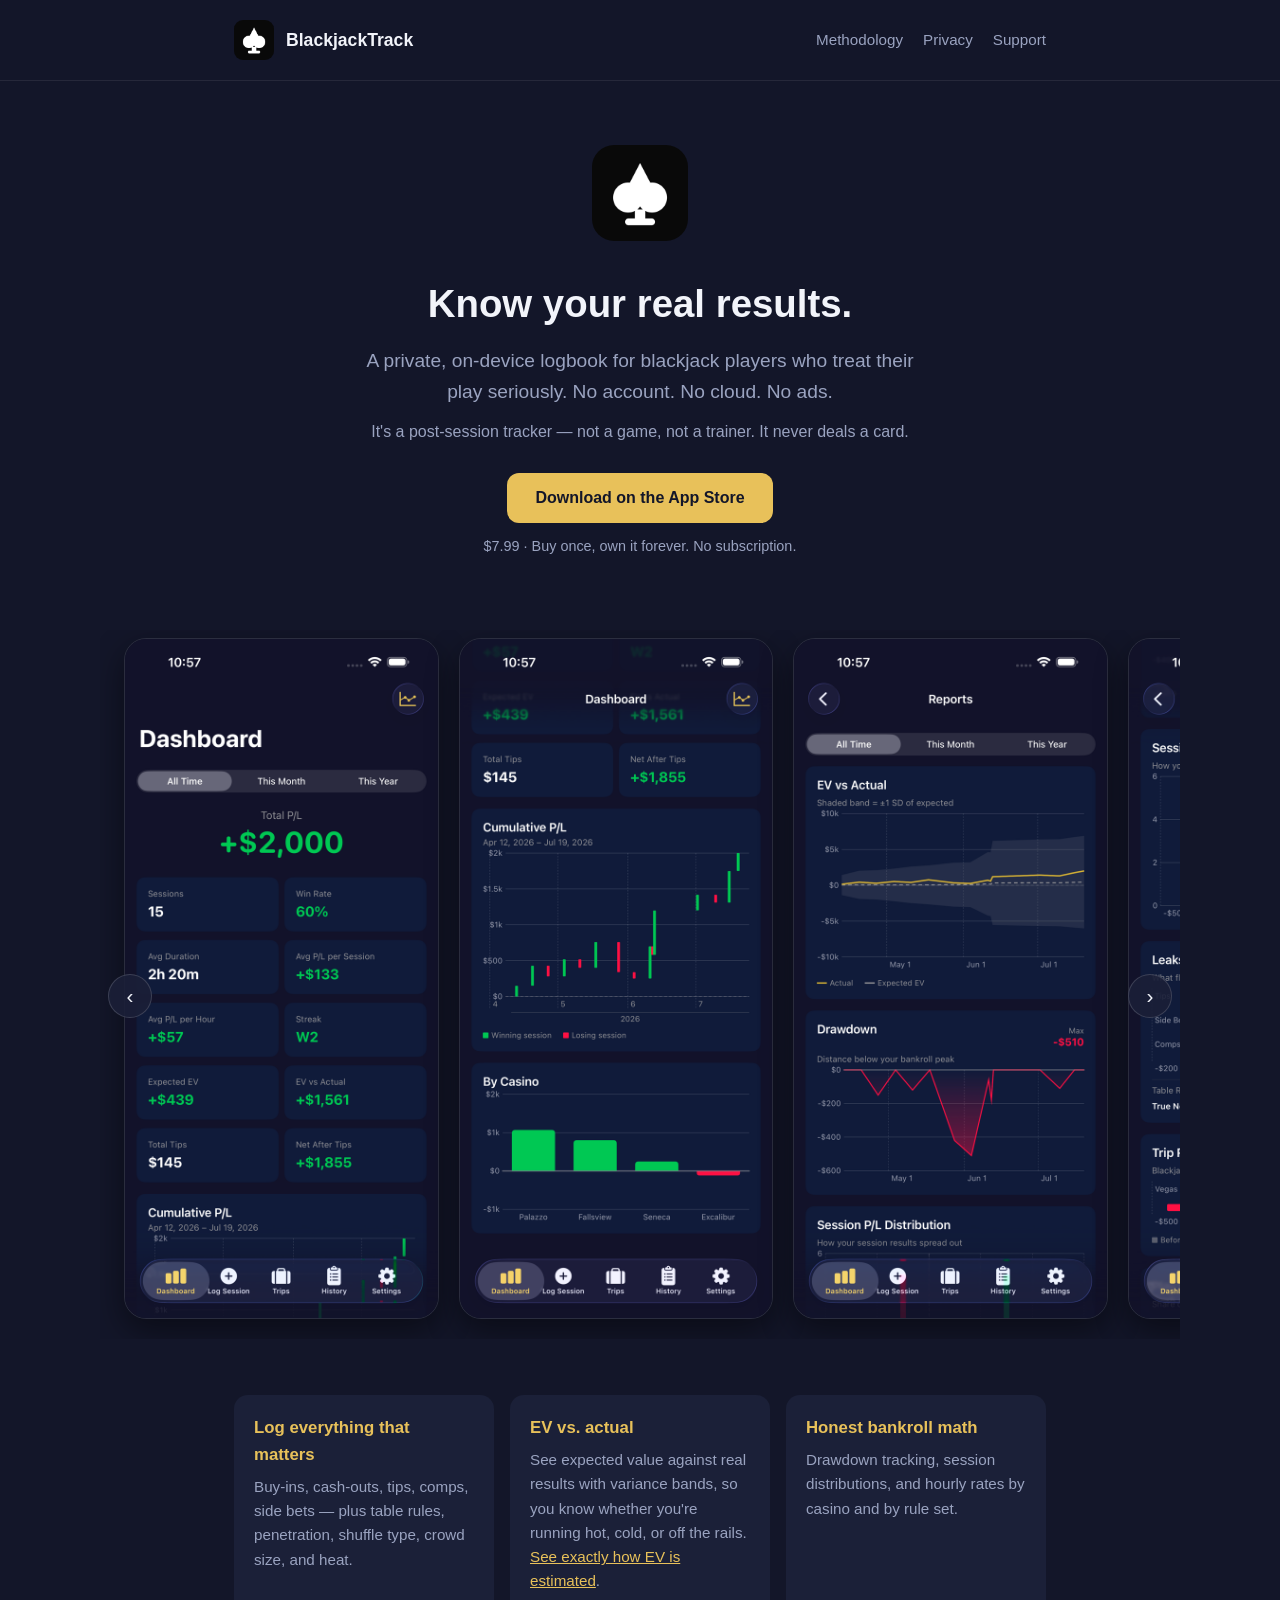
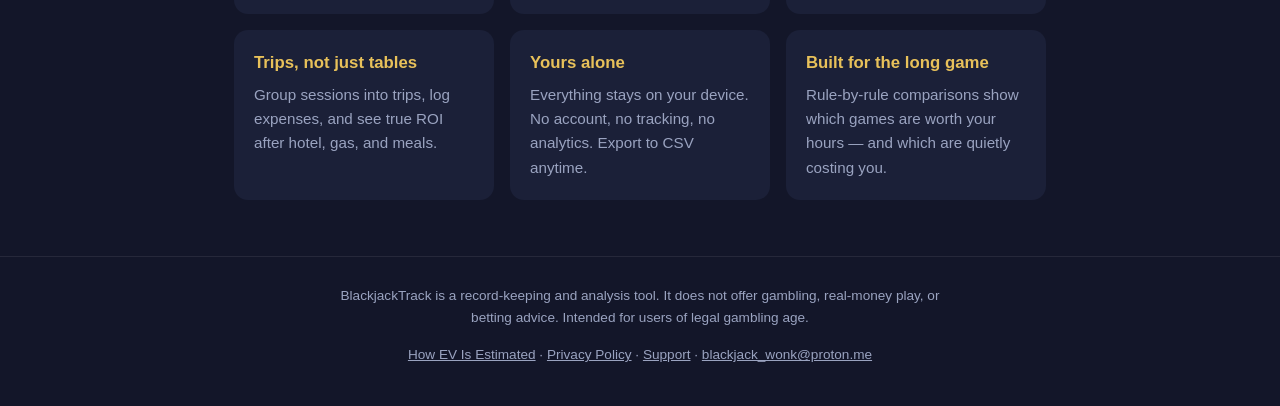
<file: index.html>
<!DOCTYPE html>
<html lang="en">
<head>
  <meta charset="utf-8">
  <meta name="viewport" content="width=device-width, initial-scale=1">
  <title>BlackjackTrack — Session &amp; Bankroll Tracker</title>
  <meta name="description" content="A private, on-device logbook for blackjack players. Track sessions, trips, table rules, EV vs actual, and true bankroll performance. A post-session tracker — not a game.">
  <link rel="canonical" href="https://blackjacktrack.com/">
  <meta name="apple-itunes-app" content="app-id=6792820601">
  <meta name="google-site-verification" content="sl_yZxVVZjKDwSQju_nKYBQZShl1D0otbh-qYq4eX1w">
  <meta property="og:type" content="website">
  <meta property="og:title" content="BlackjackTrack — Know your real results.">
  <meta property="og:description" content="EV vs. actual, drawdown, trip ROI, rules analysis. 100% on-device, no account, $7.99 once.">
  <meta property="og:image" content="https://blackjacktrack.com/assets/og-card.png">
  <meta property="og:url" content="https://blackjacktrack.com/">
  <meta name="twitter:card" content="summary_large_image">
  <link rel="icon" href="assets/icon.png">
  <link rel="stylesheet" href="style.css">
</head>
<body>
  <header class="site">
    <div class="container">
      <img src="assets/icon.png" alt="BlackjackTrack icon">
      <span class="name">BlackjackTrack</span>
      <nav>
        <a href="methodology.html">Methodology</a>
        <a href="privacy.html">Privacy</a>
        <a href="support.html">Support</a>
      </nav>
    </div>
  </header>

  <section class="hero">
    <div class="container">
      <img class="icon" src="assets/icon.png" alt="BlackjackTrack app icon">
      <h1>Know your real results.</h1>
      <p class="tagline">A private, on-device logbook for blackjack players who treat their play seriously. No account. No cloud. No ads.</p>
      <p class="tagline" style="font-size: 1rem; margin-top: -16px;">It's a post-session tracker — not a game, not a trainer. It never deals a card.</p>
      <a class="badge" href="https://apps.apple.com/app/id6792820601">Download on the App&nbsp;Store</a>
      <p class="pricing-note">$7.99 · Buy once, own it forever. No subscription.</p>
    </div>
  </section>

  <div class="slider-wrap">
    <button class="slider-btn prev" aria-label="Previous screenshot" onclick="slide(-1)">&#8249;</button>
    <div class="slider" id="slider">
      <img src="assets/01-dashboard-stats.png" alt="Dashboard with total profit and stat cards">
      <img src="assets/02-dashboard-charts.png" alt="Cumulative profit chart and results by casino">
      <img src="assets/03-reports-ev.png" alt="Expected value vs actual results with variance band and drawdown">
      <img src="assets/04-reports-distribution.png" alt="Session profit and loss distribution">
      <img src="assets/05-reports-rules.png" alt="Play time and results by table rules">
      <img src="assets/06-log-session.png" alt="Session logging form">
      <img src="assets/07-trip-detail.png" alt="Trip accounting with expenses and net result">
      <img src="assets/08-history.png" alt="Session history list">
    </div>
    <button class="slider-btn next" aria-label="Next screenshot" onclick="slide(1)">&#8250;</button>
  </div>

  <section class="container features">
    <div class="feature">
      <h3>Log everything that matters</h3>
      <p>Buy-ins, cash-outs, tips, comps, side bets — plus table rules, penetration, shuffle type, crowd size, and heat.</p>
    </div>
    <div class="feature">
      <h3>EV vs. actual</h3>
      <p>See expected value against real results with variance bands, so you know whether you're running hot, cold, or off the rails. <a href="methodology.html">See exactly how EV is estimated</a>.</p>
    </div>
    <div class="feature">
      <h3>Honest bankroll math</h3>
      <p>Drawdown tracking, session distributions, and hourly rates by casino and by rule set.</p>
    </div>
    <div class="feature">
      <h3>Trips, not just tables</h3>
      <p>Group sessions into trips, log expenses, and see true ROI after hotel, gas, and meals.</p>
    </div>
    <div class="feature">
      <h3>Yours alone</h3>
      <p>Everything stays on your device. No account, no tracking, no analytics. Export to CSV anytime.</p>
    </div>
    <div class="feature">
      <h3>Built for the long game</h3>
      <p>Rule-by-rule comparisons show which games are worth your hours — and which are quietly costing you.</p>
    </div>
  </section>

  <footer class="site">
    <div class="container">
      <p class="disclaimer">BlackjackTrack is a record-keeping and analysis tool. It does not offer gambling, real-money play, or betting advice. Intended for users of legal gambling age.</p>
      <p><a href="methodology.html">How EV Is Estimated</a> · <a href="privacy.html">Privacy Policy</a> · <a href="support.html">Support</a> · <a href="mailto:blackjack_wonk@proton.me">blackjack_wonk@proton.me</a></p>
    </div>
  </footer>

  <script>
    function slide(dir) {
      const s = document.getElementById('slider');
      const step = (s.querySelector('img').clientWidth + 20) * dir;
      s.scrollBy({ left: step, behavior: 'smooth' });
    }
  </script>
</body>
</html>
</file>
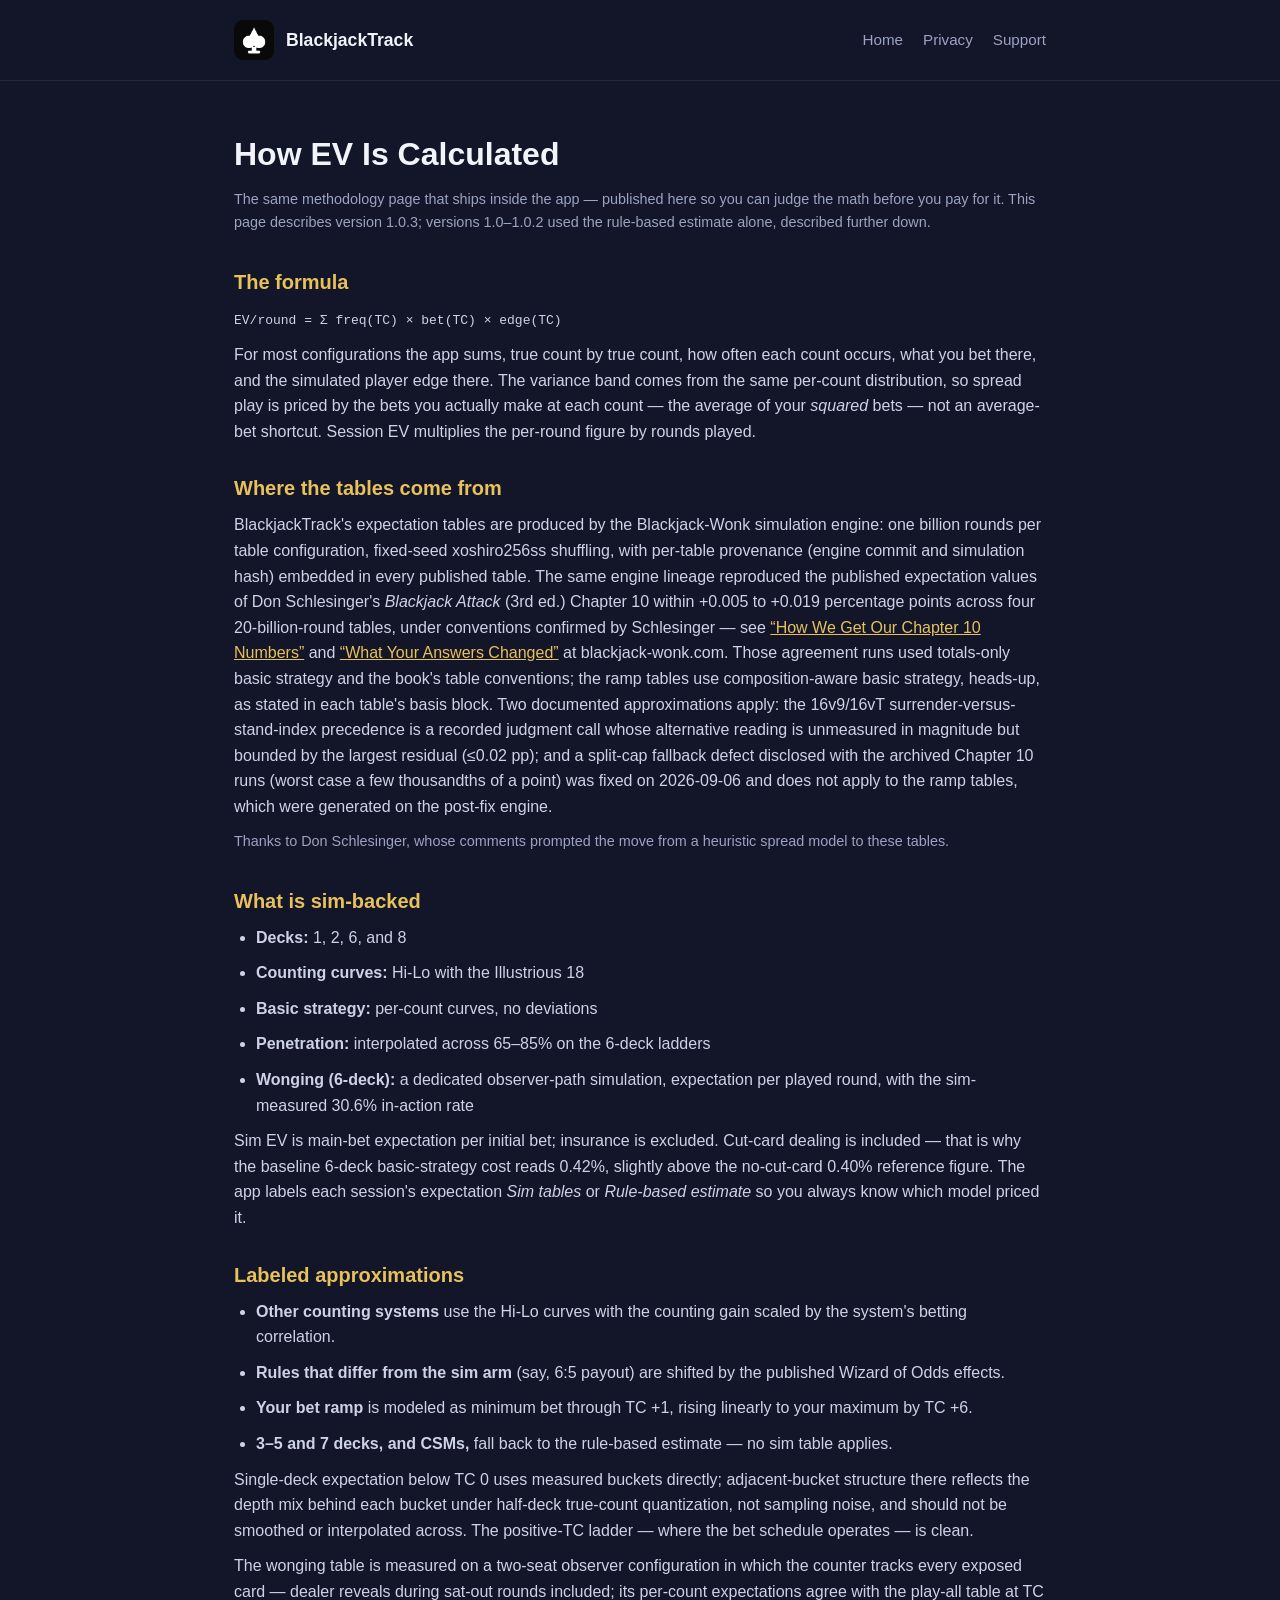
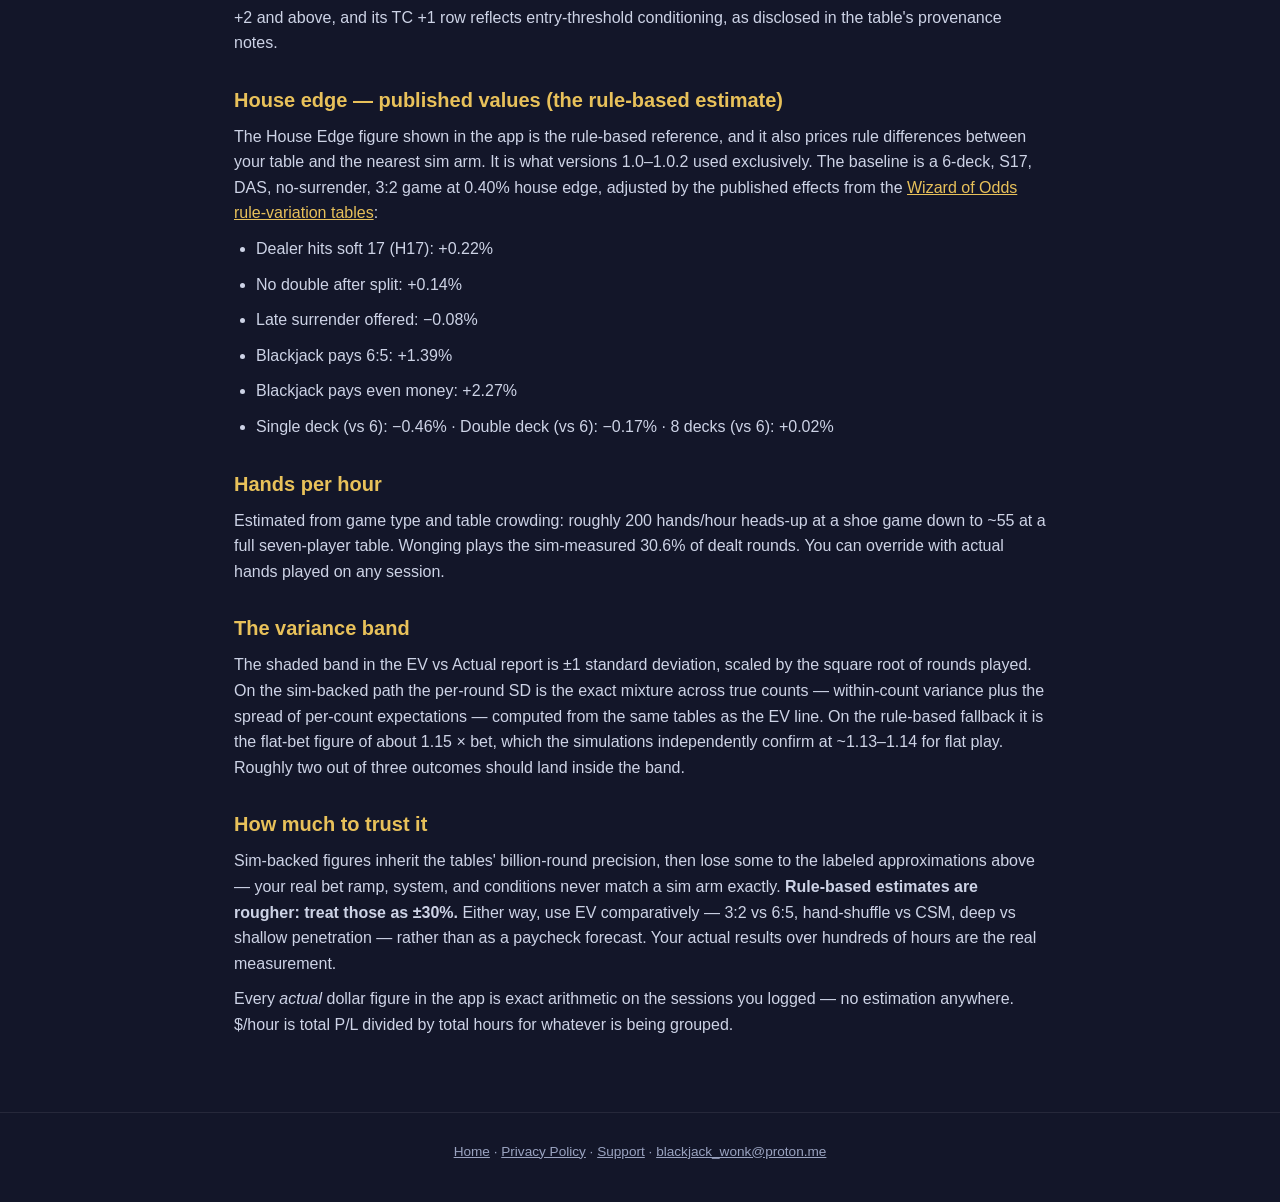
<file: methodology.html>
<!DOCTYPE html>
<html lang="en">
<head>
  <meta charset="utf-8">
  <meta name="viewport" content="width=device-width, initial-scale=1">
  <title>How EV Is Calculated — BlackjackTrack</title>
  <meta name="description" content="The full methodology behind BlackjackTrack's expected-value numbers: simulation-backed per-true-count tables, published house-edge values, and honest error bars.">
  <link rel="canonical" href="https://blackjacktrack.com/methodology.html">
  <meta name="apple-itunes-app" content="app-id=6792820601">
  <meta property="og:type" content="website">
  <meta property="og:title" content="How BlackjackTrack Calculates EV">
  <meta property="og:description" content="Billion-round simulation tables, per-true-count EV and variance, published rule effects, and honest error bars. See the math before you buy.">
  <meta property="og:image" content="https://blackjacktrack.com/assets/og-card.png">
  <meta property="og:url" content="https://blackjacktrack.com/methodology.html">
  <meta name="twitter:card" content="summary_large_image">
  <link rel="icon" href="assets/icon.png">
  <link rel="stylesheet" href="style.css">
</head>
<body>
  <header class="site">
    <div class="container">
      <img src="assets/icon.png" alt="BlackjackTrack icon">
      <span class="name">BlackjackTrack</span>
      <nav>
        <a href="index.html">Home</a>
        <a href="privacy.html">Privacy</a>
        <a href="support.html">Support</a>
      </nav>
    </div>
  </header>

  <main class="page container">
    <h1>How EV Is Calculated</h1>
    <p class="updated">The same methodology page that ships inside the app — published here so you can judge the math before you pay for it. This page describes version 1.0.3; versions 1.0–1.0.2 used the rule-based estimate alone, described further down.</p>

    <h2>The formula</h2>
    <p><code>EV/round = Σ freq(TC) × bet(TC) × edge(TC)</code></p>
    <p>For most configurations the app sums, true count by true count, how often each count occurs, what you bet there, and the simulated player edge there. The variance band comes from the same per-count distribution, so spread play is priced by the bets you actually make at each count — the average of your <em>squared</em> bets — not an average-bet shortcut. Session EV multiplies the per-round figure by rounds played.</p>

    <h2>Where the tables come from</h2>
    <p>BlackjackTrack's expectation tables are produced by the Blackjack-Wonk simulation engine: one billion rounds per table configuration, fixed-seed xoshiro256ss shuffling, with per-table provenance (engine commit and simulation hash) embedded in every published table. The same engine lineage reproduced the published expectation values of Don Schlesinger's <em>Blackjack Attack</em> (3rd ed.) Chapter 10 within +0.005 to +0.019 percentage points across four 20-billion-round tables, under conventions confirmed by Schlesinger — see <a href="https://blackjack-wonk.com/How+We+Get+Our+Chapter+10+Numbers">“How We Get Our Chapter 10 Numbers”</a> and <a href="https://blackjack-wonk.com/What+Your+Answers+Changed">“What Your Answers Changed”</a> at blackjack-wonk.com. Those agreement runs used totals-only basic strategy and the book's table conventions; the ramp tables use composition-aware basic strategy, heads-up, as stated in each table's basis block. Two documented approximations apply: the 16v9/16vT surrender-versus-stand-index precedence is a recorded judgment call whose alternative reading is unmeasured in magnitude but bounded by the largest residual (≤0.02 pp); and a split-cap fallback defect disclosed with the archived Chapter 10 runs (worst case a few thousandths of a point) was fixed on 2026-09-06 and does not apply to the ramp tables, which were generated on the post-fix engine.</p>
    <p class="updated">Thanks to Don Schlesinger, whose comments prompted the move from a heuristic spread model to these tables.</p>

    <h2>What is sim-backed</h2>
    <ul>
      <li><strong>Decks:</strong> 1, 2, 6, and 8</li>
      <li><strong>Counting curves:</strong> Hi-Lo with the Illustrious 18</li>
      <li><strong>Basic strategy:</strong> per-count curves, no deviations</li>
      <li><strong>Penetration:</strong> interpolated across 65–85% on the 6-deck ladders</li>
      <li><strong>Wonging (6-deck):</strong> a dedicated observer-path simulation, expectation per played round, with the sim-measured 30.6% in-action rate</li>
    </ul>
    <p>Sim EV is main-bet expectation per initial bet; insurance is excluded. Cut-card dealing is included — that is why the baseline 6-deck basic-strategy cost reads 0.42%, slightly above the no-cut-card 0.40% reference figure. The app labels each session's expectation <em>Sim tables</em> or <em>Rule-based estimate</em> so you always know which model priced it.</p>

    <h2>Labeled approximations</h2>
    <ul>
      <li><strong>Other counting systems</strong> use the Hi-Lo curves with the counting gain scaled by the system's betting correlation.</li>
      <li><strong>Rules that differ from the sim arm</strong> (say, 6:5 payout) are shifted by the published Wizard of Odds effects.</li>
      <li><strong>Your bet ramp</strong> is modeled as minimum bet through TC +1, rising linearly to your maximum by TC +6.</li>
      <li><strong>3–5 and 7 decks, and CSMs,</strong> fall back to the rule-based estimate — no sim table applies.</li>
    </ul>
    <p>Single-deck expectation below TC 0 uses measured buckets directly; adjacent-bucket structure there reflects the depth mix behind each bucket under half-deck true-count quantization, not sampling noise, and should not be smoothed or interpolated across. The positive-TC ladder — where the bet schedule operates — is clean.</p>
    <p>The wonging table is measured on a two-seat observer configuration in which the counter tracks every exposed card — dealer reveals during sat-out rounds included; its per-count expectations agree with the play-all table at TC +2 and above, and its TC +1 row reflects entry-threshold conditioning, as disclosed in the table's provenance notes.</p>

    <h2>House edge — published values (the rule-based estimate)</h2>
    <p>The House Edge figure shown in the app is the rule-based reference, and it also prices rule differences between your table and the nearest sim arm. It is what versions 1.0–1.0.2 used exclusively. The baseline is a 6-deck, S17, DAS, no-surrender, 3:2 game at 0.40% house edge, adjusted by the published effects from the <a href="https://wizardofodds.com/games/blackjack/rule-variations/">Wizard of Odds rule-variation tables</a>:</p>
    <ul>
      <li>Dealer hits soft 17 (H17): +0.22%</li>
      <li>No double after split: +0.14%</li>
      <li>Late surrender offered: −0.08%</li>
      <li>Blackjack pays 6:5: +1.39%</li>
      <li>Blackjack pays even money: +2.27%</li>
      <li>Single deck (vs 6): −0.46% · Double deck (vs 6): −0.17% · 8 decks (vs 6): +0.02%</li>
    </ul>

    <h2>Hands per hour</h2>
    <p>Estimated from game type and table crowding: roughly 200 hands/hour heads-up at a shoe game down to ~55 at a full seven-player table. Wonging plays the sim-measured 30.6% of dealt rounds. You can override with actual hands played on any session.</p>

    <h2>The variance band</h2>
    <p>The shaded band in the EV vs Actual report is ±1 standard deviation, scaled by the square root of rounds played. On the sim-backed path the per-round SD is the exact mixture across true counts — within-count variance plus the spread of per-count expectations — computed from the same tables as the EV line. On the rule-based fallback it is the flat-bet figure of about 1.15 × bet, which the simulations independently confirm at ~1.13–1.14 for flat play. Roughly two out of three outcomes should land inside the band.</p>

    <h2>How much to trust it</h2>
    <p>Sim-backed figures inherit the tables' billion-round precision, then lose some to the labeled approximations above — your real bet ramp, system, and conditions never match a sim arm exactly. <strong>Rule-based estimates are rougher: treat those as ±30%.</strong> Either way, use EV comparatively — 3:2 vs 6:5, hand-shuffle vs CSM, deep vs shallow penetration — rather than as a paycheck forecast. Your actual results over hundreds of hours are the real measurement.</p>
    <p>Every <em>actual</em> dollar figure in the app is exact arithmetic on the sessions you logged — no estimation anywhere. $/hour is total P/L divided by total hours for whatever is being grouped.</p>
  </main>

  <footer class="site">
    <div class="container">
      <p><a href="index.html">Home</a> · <a href="privacy.html">Privacy Policy</a> · <a href="support.html">Support</a> · <a href="mailto:blackjack_wonk@proton.me">blackjack_wonk@proton.me</a></p>
    </div>
  </footer>
</body>
</html>
</file>
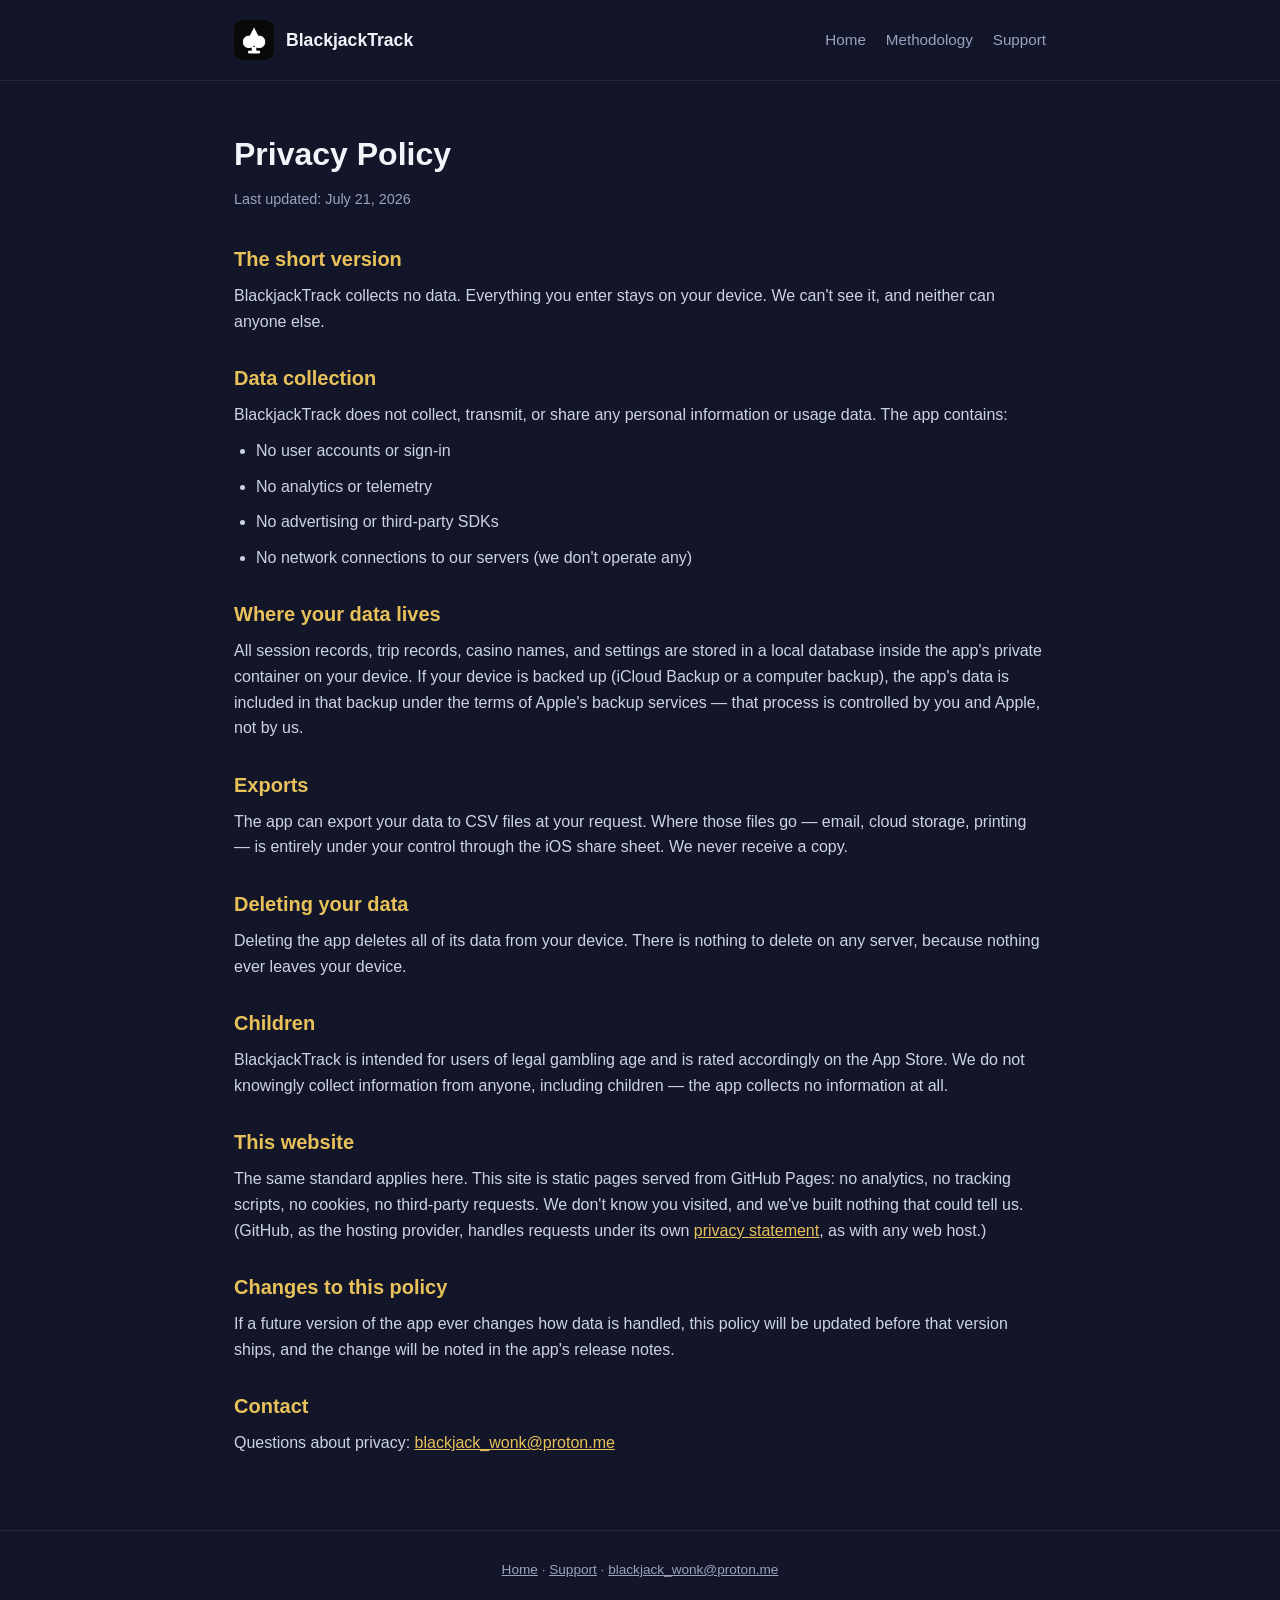
<file: privacy.html>
<!DOCTYPE html>
<html lang="en">
<head>
  <meta charset="utf-8">
  <meta name="viewport" content="width=device-width, initial-scale=1">
  <title>Privacy Policy — BlackjackTrack</title>
  <meta name="description" content="BlackjackTrack collects no data. Everything stays on your device — no accounts, no analytics, no servers.">
  <link rel="canonical" href="https://blackjacktrack.com/privacy.html">
  <meta name="apple-itunes-app" content="app-id=6792820601">
  <meta property="og:type" content="website">
  <meta property="og:title" content="BlackjackTrack Privacy Policy">
  <meta property="og:description" content="No data collected. Everything stays on your device.">
  <meta property="og:image" content="https://blackjacktrack.com/assets/og-card.png">
  <meta name="twitter:card" content="summary_large_image">
  <link rel="icon" href="assets/icon.png">
  <link rel="stylesheet" href="style.css">
</head>
<body>
  <header class="site">
    <div class="container">
      <img src="assets/icon.png" alt="BlackjackTrack icon">
      <span class="name">BlackjackTrack</span>
      <nav>
        <a href="index.html">Home</a>
        <a href="methodology.html">Methodology</a>
        <a href="support.html">Support</a>
      </nav>
    </div>
  </header>

  <main class="page container">
    <h1>Privacy Policy</h1>
    <p class="updated">Last updated: July 21, 2026</p>

    <h2>The short version</h2>
    <p>BlackjackTrack collects no data. Everything you enter stays on your device. We can't see it, and neither can anyone else.</p>

    <h2>Data collection</h2>
    <p>BlackjackTrack does not collect, transmit, or share any personal information or usage data. The app contains:</p>
    <ul>
      <li>No user accounts or sign-in</li>
      <li>No analytics or telemetry</li>
      <li>No advertising or third-party SDKs</li>
      <li>No network connections to our servers (we don't operate any)</li>
    </ul>

    <h2>Where your data lives</h2>
    <p>All session records, trip records, casino names, and settings are stored in a local database inside the app's private container on your device. If your device is backed up (iCloud Backup or a computer backup), the app's data is included in that backup under the terms of Apple's backup services — that process is controlled by you and Apple, not by us.</p>

    <h2>Exports</h2>
    <p>The app can export your data to CSV files at your request. Where those files go — email, cloud storage, printing — is entirely under your control through the iOS share sheet. We never receive a copy.</p>

    <h2>Deleting your data</h2>
    <p>Deleting the app deletes all of its data from your device. There is nothing to delete on any server, because nothing ever leaves your device.</p>

    <h2>Children</h2>
    <p>BlackjackTrack is intended for users of legal gambling age and is rated accordingly on the App Store. We do not knowingly collect information from anyone, including children — the app collects no information at all.</p>

    <h2>This website</h2>
    <p>The same standard applies here. This site is static pages served from GitHub Pages: no analytics, no tracking scripts, no cookies, no third-party requests. We don't know you visited, and we've built nothing that could tell us. (GitHub, as the hosting provider, handles requests under its own <a href="https://docs.github.com/en/site-policy/privacy-policies/github-general-privacy-statement">privacy statement</a>, as with any web host.)</p>

    <h2>Changes to this policy</h2>
    <p>If a future version of the app ever changes how data is handled, this policy will be updated before that version ships, and the change will be noted in the app's release notes.</p>

    <h2>Contact</h2>
    <p>Questions about privacy: <a href="mailto:blackjack_wonk@proton.me">blackjack_wonk@proton.me</a></p>
  </main>

  <footer class="site">
    <div class="container">
      <p><a href="index.html">Home</a> · <a href="support.html">Support</a> · <a href="mailto:blackjack_wonk@proton.me">blackjack_wonk@proton.me</a></p>
    </div>
  </footer>
</body>
</html>
</file>
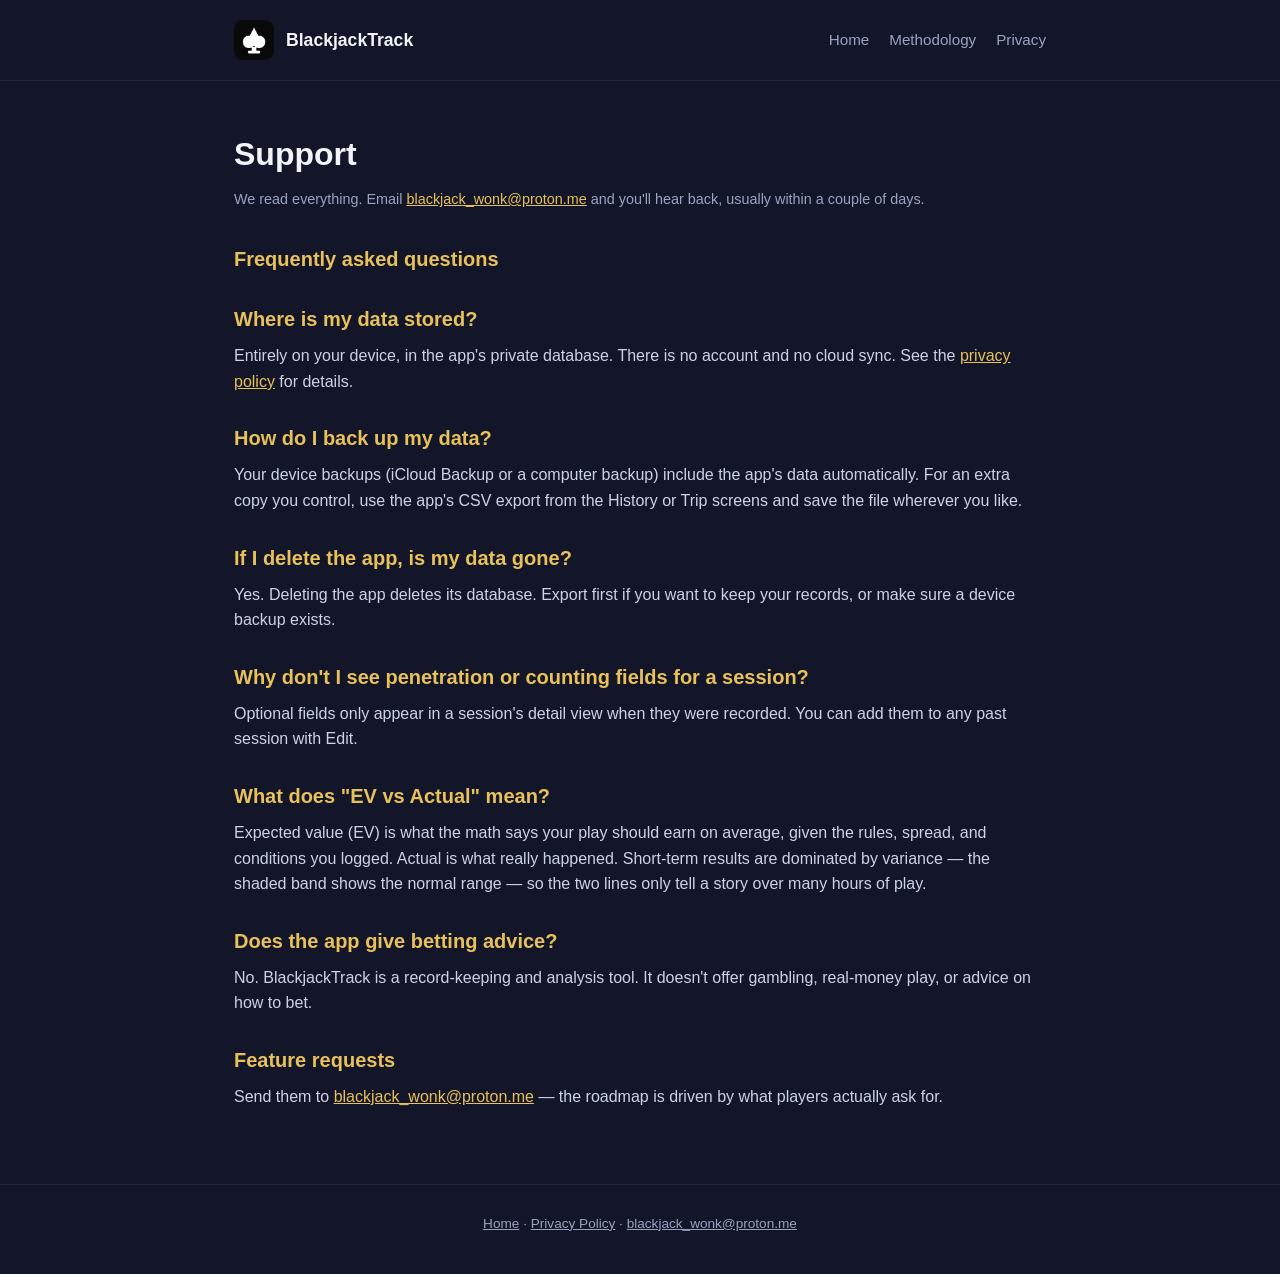
<file: support.html>
<!DOCTYPE html>
<html lang="en">
<head>
  <meta charset="utf-8">
  <meta name="viewport" content="width=device-width, initial-scale=1">
  <title>Support — BlackjackTrack</title>
  <meta name="description" content="BlackjackTrack support: FAQ on data storage, backups, exports, and EV — plus direct email support.">
  <link rel="canonical" href="https://blackjacktrack.com/support.html">
  <meta name="apple-itunes-app" content="app-id=6792820601">
  <meta property="og:type" content="website">
  <meta property="og:title" content="BlackjackTrack Support">
  <meta property="og:description" content="FAQ and direct email support for BlackjackTrack.">
  <meta property="og:image" content="https://blackjacktrack.com/assets/og-card.png">
  <meta name="twitter:card" content="summary_large_image">
  <link rel="icon" href="assets/icon.png">
  <link rel="stylesheet" href="style.css">
</head>
<body>
  <header class="site">
    <div class="container">
      <img src="assets/icon.png" alt="BlackjackTrack icon">
      <span class="name">BlackjackTrack</span>
      <nav>
        <a href="index.html">Home</a>
        <a href="methodology.html">Methodology</a>
        <a href="privacy.html">Privacy</a>
      </nav>
    </div>
  </header>

  <main class="page container">
    <h1>Support</h1>
    <p class="updated">We read everything. Email <a href="mailto:blackjack_wonk@proton.me">blackjack_wonk@proton.me</a> and you'll hear back, usually within a couple of days.</p>

    <h2>Frequently asked questions</h2>

    <h2>Where is my data stored?</h2>
    <p>Entirely on your device, in the app's private database. There is no account and no cloud sync. See the <a href="privacy.html">privacy policy</a> for details.</p>

    <h2>How do I back up my data?</h2>
    <p>Your device backups (iCloud Backup or a computer backup) include the app's data automatically. For an extra copy you control, use the app's CSV export from the History or Trip screens and save the file wherever you like.</p>

    <h2>If I delete the app, is my data gone?</h2>
    <p>Yes. Deleting the app deletes its database. Export first if you want to keep your records, or make sure a device backup exists.</p>

    <h2>Why don't I see penetration or counting fields for a session?</h2>
    <p>Optional fields only appear in a session's detail view when they were recorded. You can add them to any past session with Edit.</p>

    <h2>What does "EV vs Actual" mean?</h2>
    <p>Expected value (EV) is what the math says your play should earn on average, given the rules, spread, and conditions you logged. Actual is what really happened. Short-term results are dominated by variance — the shaded band shows the normal range — so the two lines only tell a story over many hours of play.</p>

    <h2>Does the app give betting advice?</h2>
    <p>No. BlackjackTrack is a record-keeping and analysis tool. It doesn't offer gambling, real-money play, or advice on how to bet.</p>

    <h2>Feature requests</h2>
    <p>Send them to <a href="mailto:blackjack_wonk@proton.me">blackjack_wonk@proton.me</a> — the roadmap is driven by what players actually ask for.</p>
  </main>

  <footer class="site">
    <div class="container">
      <p><a href="index.html">Home</a> · <a href="privacy.html">Privacy Policy</a> · <a href="mailto:blackjack_wonk@proton.me">blackjack_wonk@proton.me</a></p>
    </div>
  </footer>
</body>
</html>
</file>
<file: style.css>
:root {
  --bg: #131629;
  --card: #1b2038;
  --text: #f2f4fa;
  --muted: #9aa3c0;
  --accent: #e8c15a;
  --profit: #34c759;
  --loss: #ff3b5c;
}

* { margin: 0; padding: 0; box-sizing: border-box; }

body {
  background: var(--bg);
  color: var(--text);
  font-family: -apple-system, BlinkMacSystemFont, "Segoe UI", Roboto, Helvetica, Arial, sans-serif;
  line-height: 1.6;
}

.container {
  max-width: 860px;
  margin: 0 auto;
  padding: 0 24px;
}

header.site {
  padding: 20px 0;
  border-bottom: 1px solid rgba(255, 255, 255, 0.08);
}

header.site .container {
  display: flex;
  align-items: center;
  gap: 12px;
}

header.site img {
  width: 40px;
  height: 40px;
  border-radius: 9px;
}

header.site .name {
  font-weight: 700;
  font-size: 1.1rem;
}

header.site nav {
  margin-left: auto;
  display: flex;
  gap: 20px;
}

header.site nav a {
  color: var(--muted);
  text-decoration: none;
  font-size: 0.95rem;
}

header.site nav a:hover { color: var(--text); }

.hero {
  text-align: center;
  padding: 64px 0 40px;
}

.hero img.icon {
  width: 96px;
  height: 96px;
  border-radius: 22px;
  margin-bottom: 24px;
}

.hero h1 {
  font-size: 2.4rem;
  margin-bottom: 12px;
}

.hero p.tagline {
  color: var(--muted);
  font-size: 1.2rem;
  max-width: 560px;
  margin: 0 auto 28px;
}

.badge {
  display: inline-block;
  background: var(--accent);
  color: #131629;
  font-weight: 600;
  padding: 12px 28px;
  border-radius: 12px;
  text-decoration: none;
}

.badge.coming { background: var(--card); color: var(--muted); cursor: default; }

.pricing-note {
  color: var(--muted);
  font-size: 0.9rem;
  margin-top: 12px;
}

/* Screenshot slider — shows at most 3 images on desktop, 1 on phones */
.slider-wrap {
  position: relative;
  padding: 32px 0 56px;
  max-width: 1080px;
  margin: 0 auto;
}

.slider {
  display: flex;
  gap: 20px;
  overflow-x: auto;
  scroll-snap-type: x mandatory;
  -webkit-overflow-scrolling: touch;
  padding: 8px 24px 20px;
  scrollbar-width: thin;
  scrollbar-color: var(--card) transparent;
}

.slider img {
  /* exactly 3 per view: a third of the container minus the gaps */
  width: calc((100% - 88px) / 3);
  flex-shrink: 0;
  scroll-snap-align: center;
  border-radius: 22px;
  border: 1px solid rgba(255, 255, 255, 0.1);
  box-shadow: 0 12px 32px rgba(0, 0, 0, 0.45);
}

@media (max-width: 700px) {
  .slider img {
    /* one at a time, neighbors peeking at the edges */
    width: 78vw;
  }

  /* two-row header: brand centered on top, nav centered below */
  header.site .container {
    flex-wrap: wrap;
    justify-content: center;
  }

  header.site nav {
    width: 100%;
    margin-left: 0;
    justify-content: center;
    gap: 16px;
  }
}

.slider-btn {
  position: absolute;
  top: 50%;
  transform: translateY(-50%);
  background: rgba(27, 32, 56, 0.9);
  border: 1px solid rgba(255, 255, 255, 0.15);
  color: var(--text);
  width: 44px;
  height: 44px;
  border-radius: 50%;
  font-size: 1.3rem;
  cursor: pointer;
  z-index: 2;
}

.slider-btn:hover { background: var(--card); }
.slider-btn.prev { left: 8px; }
.slider-btn.next { right: 8px; }

/* Features */
.features {
  display: grid;
  grid-template-columns: repeat(auto-fit, minmax(240px, 1fr));
  gap: 16px;
  padding-bottom: 56px;
}

.feature {
  background: var(--card);
  border-radius: 14px;
  padding: 20px;
}

.feature h3 {
  font-size: 1.05rem;
  margin-bottom: 6px;
  color: var(--accent);
}

.feature p {
  color: var(--muted);
  font-size: 0.95rem;
}

.feature a {
  color: var(--accent);
}

/* Content pages */
main.page {
  padding-top: 48px;
  padding-bottom: 64px;
}

main.page h1 { margin-bottom: 8px; }

main.page p.updated {
  color: var(--muted);
  font-size: 0.9rem;
  margin-bottom: 32px;
}

main.page h2 {
  font-size: 1.25rem;
  margin: 28px 0 8px;
  color: var(--accent);
}

main.page p, main.page li {
  color: #cdd3e6;
  margin-bottom: 10px;
}

main.page ul { padding-left: 22px; }

main.page a { color: var(--accent); }

footer.site {
  border-top: 1px solid rgba(255, 255, 255, 0.08);
  padding: 28px 0 40px;
  text-align: center;
  color: var(--muted);
  font-size: 0.85rem;
}

footer.site a { color: var(--muted); }

.disclaimer {
  max-width: 640px;
  margin: 0 auto 16px;
}
</file>
